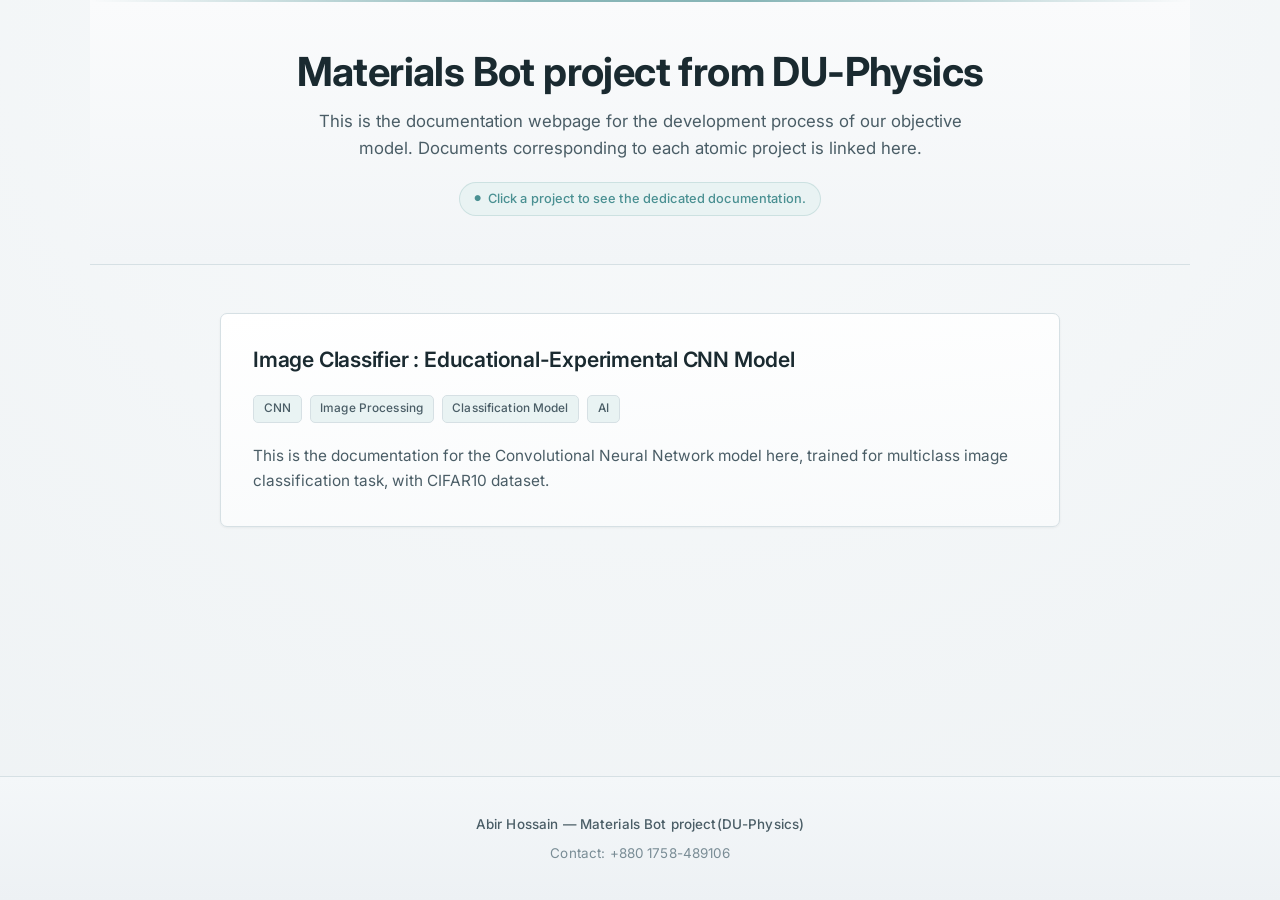
<file: docs/index.html>
<!DOCTYPE html>
<html lang="en">

<head>
  <meta charset="UTF-8">
  <meta name="viewport" content="width=device-width, initial-scale=1.0">
  <title>MatAI-DU</title>
  <link rel="stylesheet" href="style.css">
</head>

<body>

  <header>
    <h1 class="header-title">Materials Bot project from DU-Physics</h1>
    <p class="header-desc">This is the documentation webpage for the development process of our objective model.
      Documents corresponding to each atomic project is linked here.</p>
    <span class="header-hint">Click a project to see the dedicated documentation.</span>
  </header>

  <main>

    <div class="project-row">
      <a class="project-card" href="testmodel1/index.html">
        <div class="card-top">
          <span class="project-title">Image Classifier : Educational-Experimental CNN Model</span>
        </div>
        <div class="card-meta">
          <span class="tag">CNN</span>
          <span class="tag">Image Processing</span>
          <span class="tag">Classification Model</span>
          <span class="tag">AI</span>
        </div>
        <p class="card-desc">This is the documentation for the Convolutional Neural Network model here, trained for
          multiclass image classification task, with CIFAR10 dataset.</p>
      </a>
    </div>

  </main>

  <footer>
    <p>Abir Hossain — Materials Bot project(DU-Physics)</p>
    <p>Contact: +880 1758-489106</p>
  </footer>

</body>

</html>
</file>
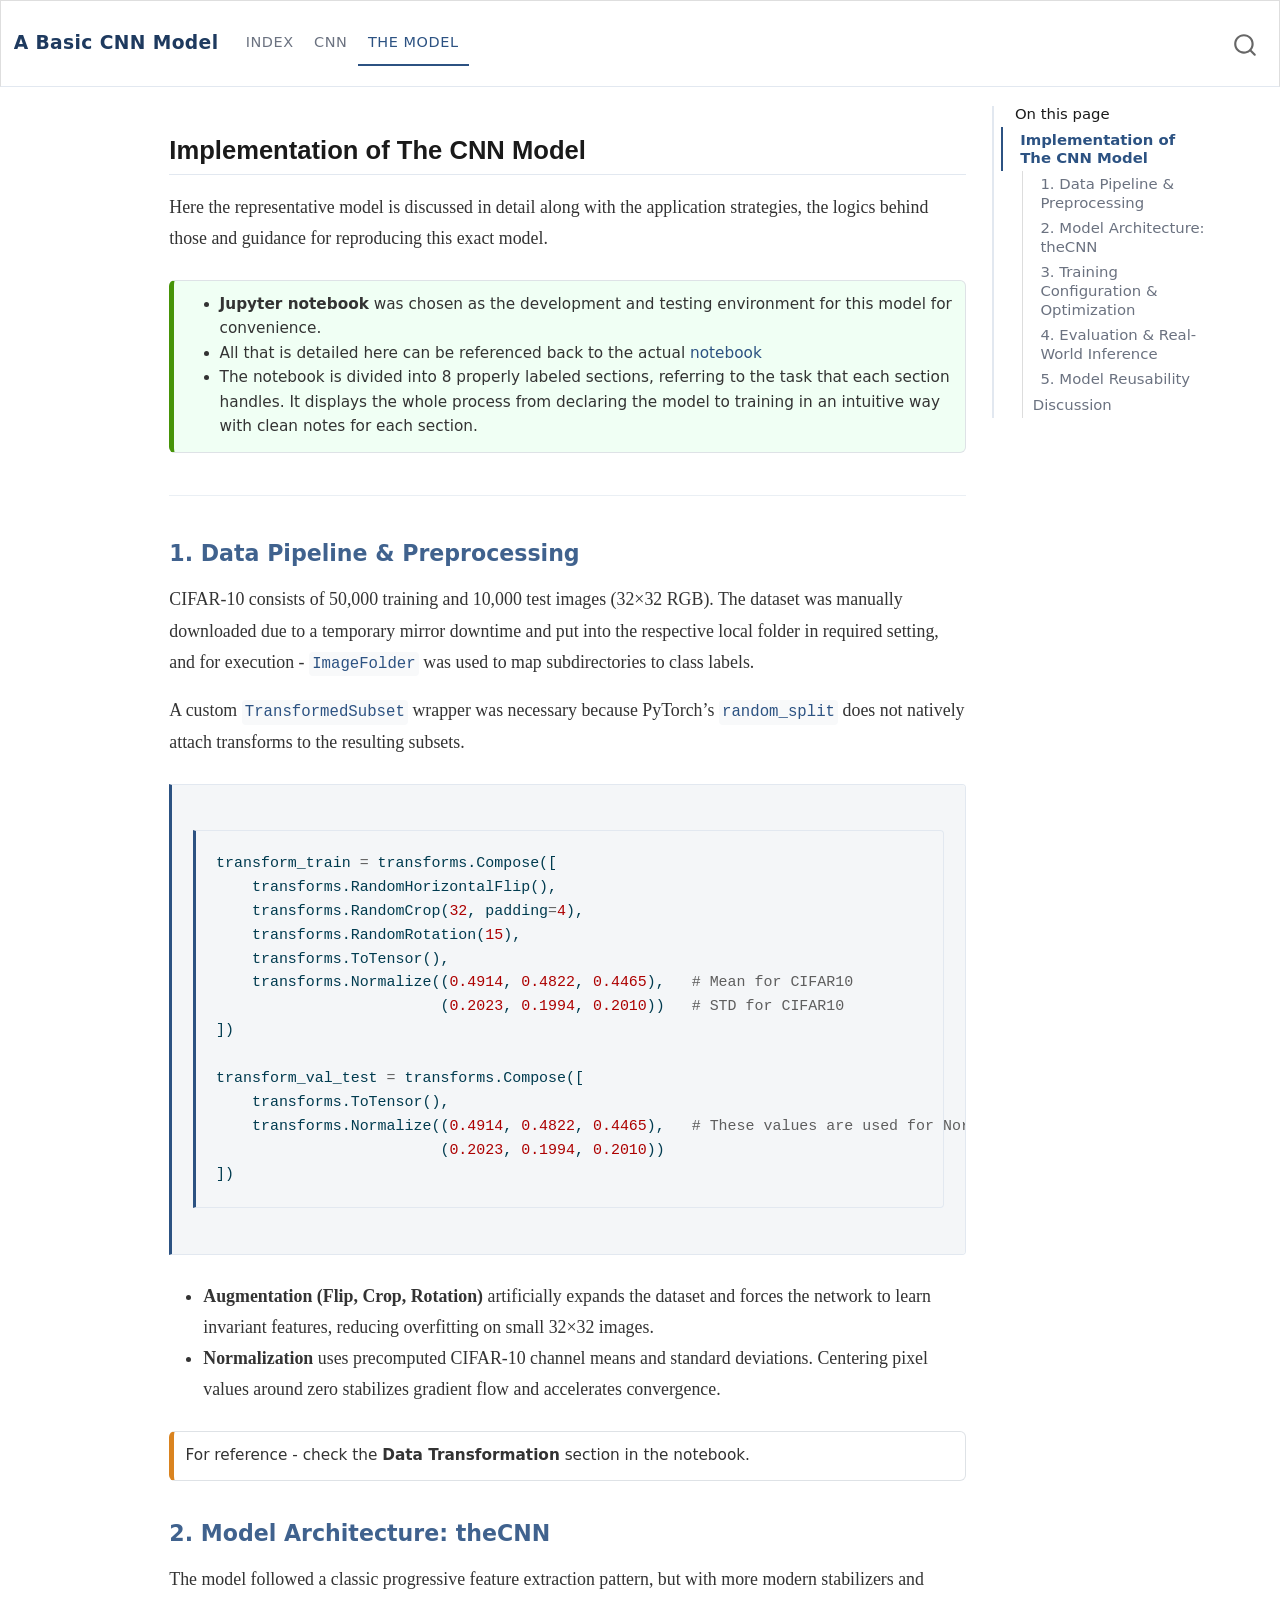
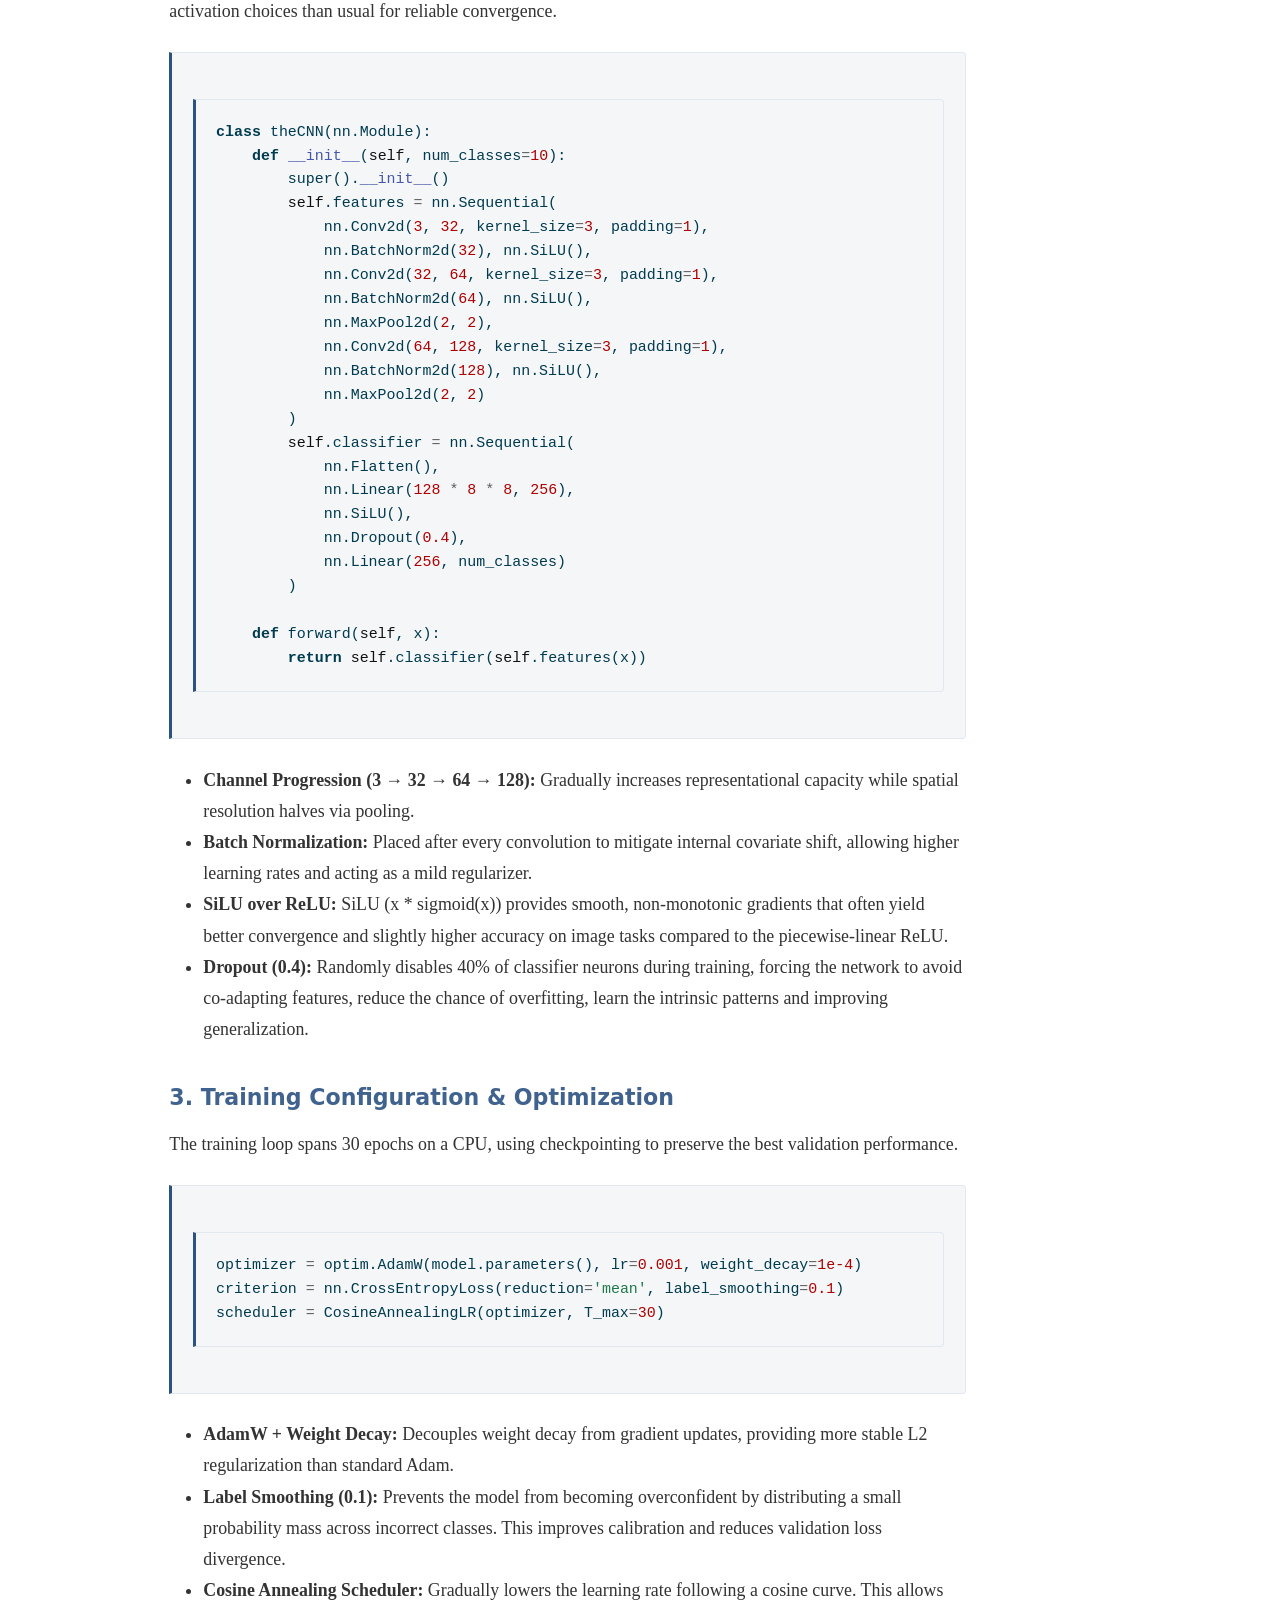
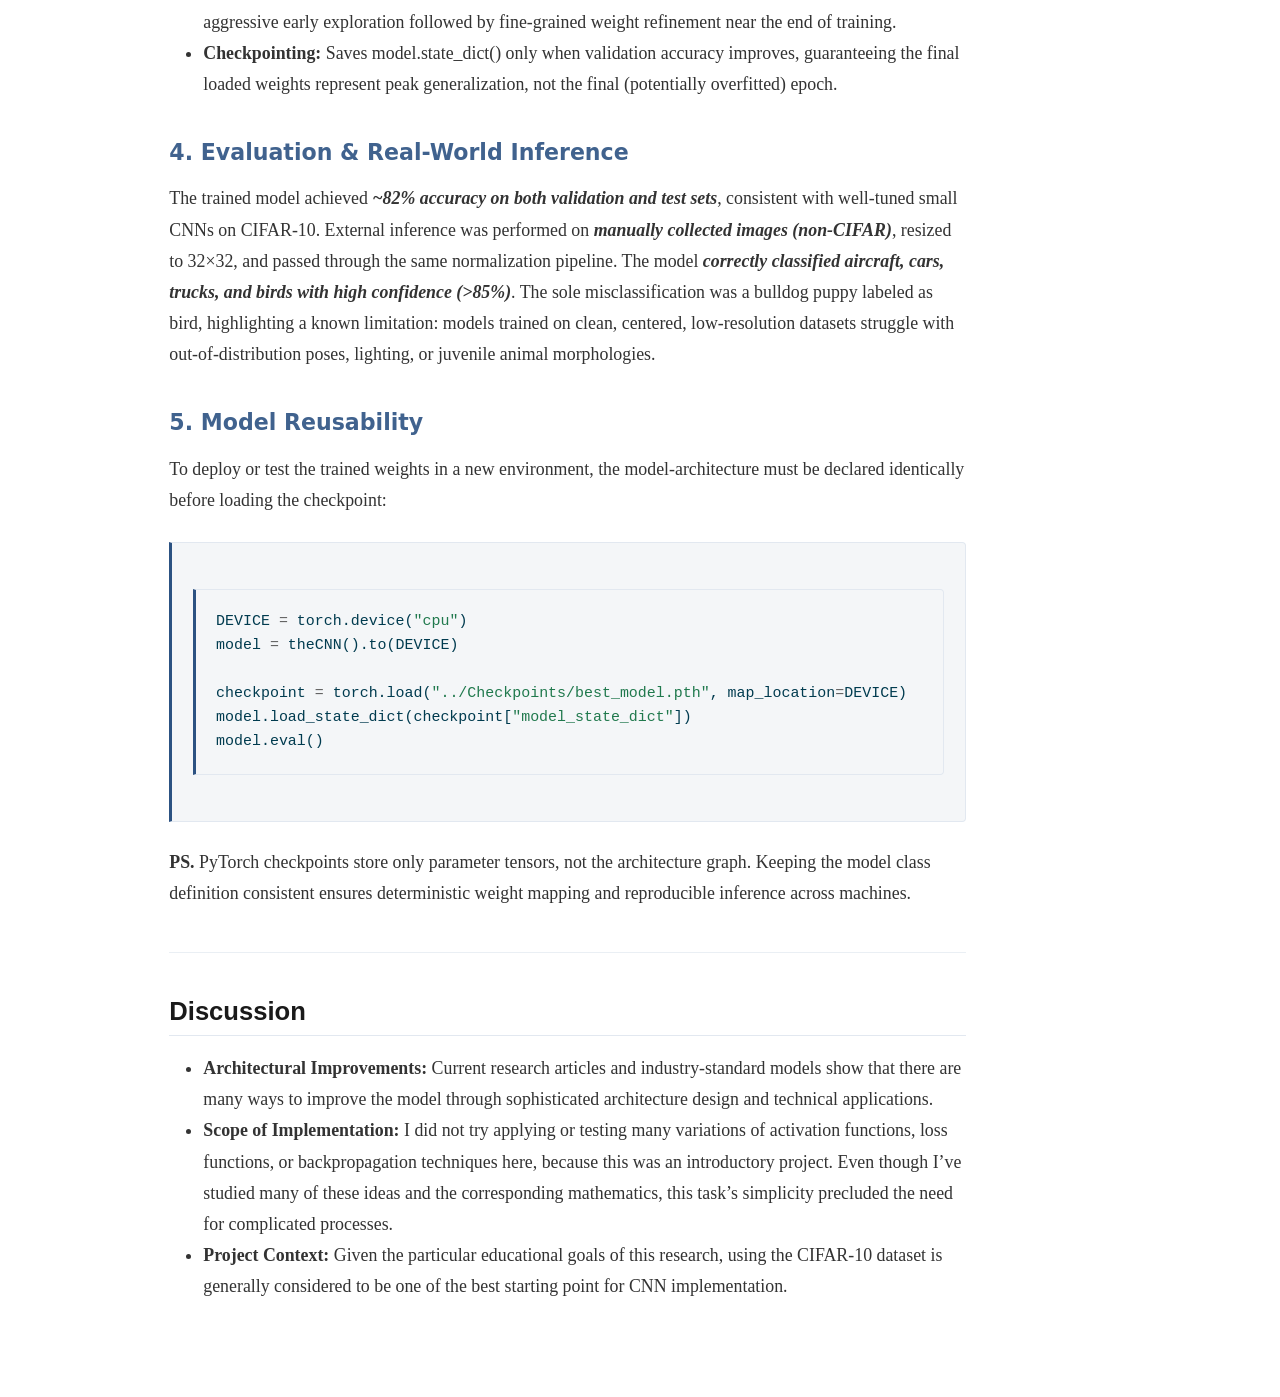
<file: docs/testmodel1/model.html>
<!DOCTYPE html>
<html xmlns="http://www.w3.org/1999/xhtml" lang="en" xml:lang="en"><head>

<meta charset="utf-8">
<meta name="generator" content="quarto-1.7.30">

<meta name="viewport" content="width=device-width, initial-scale=1.0, user-scalable=yes">


<title>model – A Basic CNN Model</title>
<style>
code{white-space: pre-wrap;}
span.smallcaps{font-variant: small-caps;}
div.columns{display: flex; gap: min(4vw, 1.5em);}
div.column{flex: auto; overflow-x: auto;}
div.hanging-indent{margin-left: 1.5em; text-indent: -1.5em;}
ul.task-list{list-style: none;}
ul.task-list li input[type="checkbox"] {
  width: 0.8em;
  margin: 0 0.8em 0.2em -1em; /* quarto-specific, see https://github.com/quarto-dev/quarto-cli/issues/4556 */ 
  vertical-align: middle;
}
/* CSS for syntax highlighting */
html { -webkit-text-size-adjust: 100%; }
pre > code.sourceCode { white-space: pre; position: relative; }
pre > code.sourceCode > span { display: inline-block; line-height: 1.25; }
pre > code.sourceCode > span:empty { height: 1.2em; }
.sourceCode { overflow: visible; }
code.sourceCode > span { color: inherit; text-decoration: inherit; }
div.sourceCode { margin: 1em 0; }
pre.sourceCode { margin: 0; }
@media screen {
div.sourceCode { overflow: auto; }
}
@media print {
pre > code.sourceCode { white-space: pre-wrap; }
pre > code.sourceCode > span { text-indent: -5em; padding-left: 5em; }
}
pre.numberSource code
  { counter-reset: source-line 0; }
pre.numberSource code > span
  { position: relative; left: -4em; counter-increment: source-line; }
pre.numberSource code > span > a:first-child::before
  { content: counter(source-line);
    position: relative; left: -1em; text-align: right; vertical-align: baseline;
    border: none; display: inline-block;
    -webkit-touch-callout: none; -webkit-user-select: none;
    -khtml-user-select: none; -moz-user-select: none;
    -ms-user-select: none; user-select: none;
    padding: 0 4px; width: 4em;
  }
pre.numberSource { margin-left: 3em;  padding-left: 4px; }
div.sourceCode
  {   }
@media screen {
pre > code.sourceCode > span > a:first-child::before { text-decoration: underline; }
}
</style>


<script src="site_libs/quarto-nav/quarto-nav.js"></script>
<script src="site_libs/quarto-nav/headroom.min.js"></script>
<script src="site_libs/clipboard/clipboard.min.js"></script>
<script src="site_libs/quarto-search/autocomplete.umd.js"></script>
<script src="site_libs/quarto-search/fuse.min.js"></script>
<script src="site_libs/quarto-search/quarto-search.js"></script>
<meta name="quarto:offset" content="./">
<script src="site_libs/quarto-html/quarto.js" type="module"></script>
<script src="site_libs/quarto-html/tabsets/tabsets.js" type="module"></script>
<script src="site_libs/quarto-html/popper.min.js"></script>
<script src="site_libs/quarto-html/tippy.umd.min.js"></script>
<script src="site_libs/quarto-html/anchor.min.js"></script>
<link href="site_libs/quarto-html/tippy.css" rel="stylesheet">
<link href="site_libs/quarto-html/quarto-syntax-highlighting-de070a7b0ab54f8780927367ac907214.css" rel="stylesheet" id="quarto-text-highlighting-styles">
<script src="site_libs/bootstrap/bootstrap.min.js"></script>
<link href="site_libs/bootstrap/bootstrap-icons.css" rel="stylesheet">
<link href="site_libs/bootstrap/bootstrap-17f71a145f06f3c4f08b0111a2bfb6c2.min.css" rel="stylesheet" append-hash="true" id="quarto-bootstrap" data-mode="light">
<script id="quarto-search-options" type="application/json">{
  "location": "navbar",
  "copy-button": false,
  "collapse-after": 3,
  "panel-placement": "end",
  "type": "overlay",
  "limit": 50,
  "keyboard-shortcut": [
    "f",
    "/",
    "s"
  ],
  "show-item-context": false,
  "language": {
    "search-no-results-text": "No results",
    "search-matching-documents-text": "matching documents",
    "search-copy-link-title": "Copy link to search",
    "search-hide-matches-text": "Hide additional matches",
    "search-more-match-text": "more match in this document",
    "search-more-matches-text": "more matches in this document",
    "search-clear-button-title": "Clear",
    "search-text-placeholder": "",
    "search-detached-cancel-button-title": "Cancel",
    "search-submit-button-title": "Submit",
    "search-label": "Search"
  }
}</script>


<link rel="stylesheet" href="styles.css">
</head>

<body class="nav-fixed quarto-light">

<div id="quarto-search-results"></div>
  <header id="quarto-header" class="headroom fixed-top">
    <nav class="navbar navbar-expand-lg " data-bs-theme="dark">
      <div class="navbar-container container-fluid">
      <div class="navbar-brand-container mx-auto">
    <a class="navbar-brand" href="./index.html">
    <span class="navbar-title">A Basic CNN Model</span>
    </a>
  </div>
            <div id="quarto-search" class="" title="Search"></div>
          <button class="navbar-toggler" type="button" data-bs-toggle="collapse" data-bs-target="#navbarCollapse" aria-controls="navbarCollapse" role="menu" aria-expanded="false" aria-label="Toggle navigation" onclick="if (window.quartoToggleHeadroom) { window.quartoToggleHeadroom(); }">
  <span class="navbar-toggler-icon"></span>
</button>
          <div class="collapse navbar-collapse" id="navbarCollapse">
            <ul class="navbar-nav navbar-nav-scroll me-auto">
  <li class="nav-item">
    <a class="nav-link" href="./index.html"> 
<span class="menu-text">Index</span></a>
  </li>  
  <li class="nav-item">
    <a class="nav-link" href="./cnn.html"> 
<span class="menu-text">CNN</span></a>
  </li>  
  <li class="nav-item">
    <a class="nav-link active" href="./model.html" aria-current="page"> 
<span class="menu-text">The Model</span></a>
  </li>  
</ul>
          </div> <!-- /navcollapse -->
            <div class="quarto-navbar-tools">
</div>
      </div> <!-- /container-fluid -->
    </nav>
</header>
<!-- content -->
<div id="quarto-content" class="quarto-container page-columns page-rows-contents page-layout-article page-navbar">
<!-- sidebar -->
<!-- margin-sidebar -->
    <div id="quarto-margin-sidebar" class="sidebar margin-sidebar">
        <nav id="TOC" role="doc-toc" class="toc-active">
    <h2 id="toc-title">On this page</h2>
   
  <ul>
  <li><a href="#implementation-of-the-cnn-model" id="toc-implementation-of-the-cnn-model" class="nav-link active" data-scroll-target="#implementation-of-the-cnn-model">Implementation of The CNN Model</a>
  <ul class="collapse">
  <li><a href="#data-pipeline-preprocessing" id="toc-data-pipeline-preprocessing" class="nav-link" data-scroll-target="#data-pipeline-preprocessing">1. Data Pipeline &amp; Preprocessing</a></li>
  <li><a href="#model-architecture-thecnn" id="toc-model-architecture-thecnn" class="nav-link" data-scroll-target="#model-architecture-thecnn">2. Model Architecture: theCNN</a></li>
  <li><a href="#training-configuration-optimization" id="toc-training-configuration-optimization" class="nav-link" data-scroll-target="#training-configuration-optimization">3. Training Configuration &amp; Optimization</a></li>
  <li><a href="#evaluation-real-world-inference" id="toc-evaluation-real-world-inference" class="nav-link" data-scroll-target="#evaluation-real-world-inference">4. Evaluation &amp; Real-World Inference</a></li>
  <li><a href="#model-reusability" id="toc-model-reusability" class="nav-link" data-scroll-target="#model-reusability">5. Model Reusability</a></li>
  </ul></li>
  <li><a href="#discussion" id="toc-discussion" class="nav-link" data-scroll-target="#discussion">Discussion</a></li>
  </ul>
</nav>
    </div>
<!-- main -->
<main class="content" id="quarto-document-content"><header id="title-block-header" class="quarto-title-block"></header>




<section id="implementation-of-the-cnn-model" class="level2">
<h2 class="anchored" data-anchor-id="implementation-of-the-cnn-model">Implementation of The CNN Model</h2>
<p>Here the representative model is discussed in detail along with the application strategies, the logics behind those and guidance for reproducing this exact model.</p>
<div class="callout callout-style-simple callout-tip no-icon">
<div class="callout-body d-flex">
<div class="callout-icon-container">
<i class="callout-icon no-icon"></i>
</div>
<div class="callout-body-container">
<ul>
<li><strong>Jupyter notebook</strong> was chosen as the development and testing environment for this model for convenience.</li>
<li>All that is detailed here can be referenced back to the actual <a href="https://github.com/AbirHossainDUPHY98/MatAI-DU/blob/main/TestModel-1/Notebooks/book1.ipynb">notebook</a></li>
<li>The notebook is divided into 8 properly labeled sections, referring to the task that each section handles. It displays the whole process from declaring the model to training in an intuitive way with clean notes for each section.</li>
</ul>
</div>
</div>
</div>
<hr>
<section id="data-pipeline-preprocessing" class="level3">
<h3 class="anchored" data-anchor-id="data-pipeline-preprocessing">1. Data Pipeline &amp; Preprocessing</h3>
<p>CIFAR-10 consists of 50,000 training and 10,000 test images (32×32 RGB). The dataset was manually downloaded due to a temporary mirror downtime and put into the respective local folder in required setting, and for execution - <code>ImageFolder</code> was used to map subdirectories to class labels.</p>
<p>A custom <code>TransformedSubset</code> wrapper was necessary because PyTorch’s <code>random_split</code> does not natively attach transforms to the resulting subsets.</p>
<div class="sourceCode" id="cb1"><pre class="sourceCode python code-with-copy"><code class="sourceCode python"><span id="cb1-1"><a href="#cb1-1" aria-hidden="true" tabindex="-1"></a>transform_train <span class="op">=</span> transforms.Compose([</span>
<span id="cb1-2"><a href="#cb1-2" aria-hidden="true" tabindex="-1"></a>    transforms.RandomHorizontalFlip(),</span>
<span id="cb1-3"><a href="#cb1-3" aria-hidden="true" tabindex="-1"></a>    transforms.RandomCrop(<span class="dv">32</span>, padding<span class="op">=</span><span class="dv">4</span>),</span>
<span id="cb1-4"><a href="#cb1-4" aria-hidden="true" tabindex="-1"></a>    transforms.RandomRotation(<span class="dv">15</span>),</span>
<span id="cb1-5"><a href="#cb1-5" aria-hidden="true" tabindex="-1"></a>    transforms.ToTensor(),</span>
<span id="cb1-6"><a href="#cb1-6" aria-hidden="true" tabindex="-1"></a>    transforms.Normalize((<span class="fl">0.4914</span>, <span class="fl">0.4822</span>, <span class="fl">0.4465</span>),   <span class="co"># Mean for CIFAR10 </span></span>
<span id="cb1-7"><a href="#cb1-7" aria-hidden="true" tabindex="-1"></a>                         (<span class="fl">0.2023</span>, <span class="fl">0.1994</span>, <span class="fl">0.2010</span>))   <span class="co"># STD for CIFAR10 </span></span>
<span id="cb1-8"><a href="#cb1-8" aria-hidden="true" tabindex="-1"></a>])</span>
<span id="cb1-9"><a href="#cb1-9" aria-hidden="true" tabindex="-1"></a></span>
<span id="cb1-10"><a href="#cb1-10" aria-hidden="true" tabindex="-1"></a>transform_val_test <span class="op">=</span> transforms.Compose([</span>
<span id="cb1-11"><a href="#cb1-11" aria-hidden="true" tabindex="-1"></a>    transforms.ToTensor(),</span>
<span id="cb1-12"><a href="#cb1-12" aria-hidden="true" tabindex="-1"></a>    transforms.Normalize((<span class="fl">0.4914</span>, <span class="fl">0.4822</span>, <span class="fl">0.4465</span>),   <span class="co"># These values are used for Normalization</span></span>
<span id="cb1-13"><a href="#cb1-13" aria-hidden="true" tabindex="-1"></a>                         (<span class="fl">0.2023</span>, <span class="fl">0.1994</span>, <span class="fl">0.2010</span>))</span>
<span id="cb1-14"><a href="#cb1-14" aria-hidden="true" tabindex="-1"></a>])</span></code><button title="Copy to Clipboard" class="code-copy-button"><i class="bi"></i></button></pre></div>
<ul>
<li><strong>Augmentation (Flip, Crop, Rotation)</strong> artificially expands the dataset and forces the network to learn invariant features, reducing overfitting on small 32×32 images.</li>
<li><strong>Normalization</strong> uses precomputed CIFAR-10 channel means and standard deviations. Centering pixel values around zero stabilizes gradient flow and accelerates convergence.</li>
</ul>
<div class="callout callout-style-simple callout-caution no-icon">
<div class="callout-body d-flex">
<div class="callout-icon-container">
<i class="callout-icon no-icon"></i>
</div>
<div class="callout-body-container">
<p>For reference - check the <strong>Data Transformation</strong> section in the notebook.</p>
</div>
</div>
</div>
</section>
<section id="model-architecture-thecnn" class="level3">
<h3 class="anchored" data-anchor-id="model-architecture-thecnn">2. Model Architecture: theCNN</h3>
<p>The model followed a classic progressive feature extraction pattern, but with more modern stabilizers and activation choices than usual for reliable convergence.</p>
<div class="sourceCode" id="cb2"><pre class="sourceCode python code-with-copy"><code class="sourceCode python"><span id="cb2-1"><a href="#cb2-1" aria-hidden="true" tabindex="-1"></a><span class="kw">class</span> theCNN(nn.Module):</span>
<span id="cb2-2"><a href="#cb2-2" aria-hidden="true" tabindex="-1"></a>    <span class="kw">def</span> <span class="fu">__init__</span>(<span class="va">self</span>, num_classes<span class="op">=</span><span class="dv">10</span>):</span>
<span id="cb2-3"><a href="#cb2-3" aria-hidden="true" tabindex="-1"></a>        <span class="bu">super</span>().<span class="fu">__init__</span>()</span>
<span id="cb2-4"><a href="#cb2-4" aria-hidden="true" tabindex="-1"></a>        <span class="va">self</span>.features <span class="op">=</span> nn.Sequential(</span>
<span id="cb2-5"><a href="#cb2-5" aria-hidden="true" tabindex="-1"></a>            nn.Conv2d(<span class="dv">3</span>, <span class="dv">32</span>, kernel_size<span class="op">=</span><span class="dv">3</span>, padding<span class="op">=</span><span class="dv">1</span>),</span>
<span id="cb2-6"><a href="#cb2-6" aria-hidden="true" tabindex="-1"></a>            nn.BatchNorm2d(<span class="dv">32</span>), nn.SiLU(),</span>
<span id="cb2-7"><a href="#cb2-7" aria-hidden="true" tabindex="-1"></a>            nn.Conv2d(<span class="dv">32</span>, <span class="dv">64</span>, kernel_size<span class="op">=</span><span class="dv">3</span>, padding<span class="op">=</span><span class="dv">1</span>),</span>
<span id="cb2-8"><a href="#cb2-8" aria-hidden="true" tabindex="-1"></a>            nn.BatchNorm2d(<span class="dv">64</span>), nn.SiLU(),</span>
<span id="cb2-9"><a href="#cb2-9" aria-hidden="true" tabindex="-1"></a>            nn.MaxPool2d(<span class="dv">2</span>, <span class="dv">2</span>),</span>
<span id="cb2-10"><a href="#cb2-10" aria-hidden="true" tabindex="-1"></a>            nn.Conv2d(<span class="dv">64</span>, <span class="dv">128</span>, kernel_size<span class="op">=</span><span class="dv">3</span>, padding<span class="op">=</span><span class="dv">1</span>),</span>
<span id="cb2-11"><a href="#cb2-11" aria-hidden="true" tabindex="-1"></a>            nn.BatchNorm2d(<span class="dv">128</span>), nn.SiLU(),</span>
<span id="cb2-12"><a href="#cb2-12" aria-hidden="true" tabindex="-1"></a>            nn.MaxPool2d(<span class="dv">2</span>, <span class="dv">2</span>)</span>
<span id="cb2-13"><a href="#cb2-13" aria-hidden="true" tabindex="-1"></a>        )</span>
<span id="cb2-14"><a href="#cb2-14" aria-hidden="true" tabindex="-1"></a>        <span class="va">self</span>.classifier <span class="op">=</span> nn.Sequential(</span>
<span id="cb2-15"><a href="#cb2-15" aria-hidden="true" tabindex="-1"></a>            nn.Flatten(),</span>
<span id="cb2-16"><a href="#cb2-16" aria-hidden="true" tabindex="-1"></a>            nn.Linear(<span class="dv">128</span> <span class="op">*</span> <span class="dv">8</span> <span class="op">*</span> <span class="dv">8</span>, <span class="dv">256</span>),</span>
<span id="cb2-17"><a href="#cb2-17" aria-hidden="true" tabindex="-1"></a>            nn.SiLU(),</span>
<span id="cb2-18"><a href="#cb2-18" aria-hidden="true" tabindex="-1"></a>            nn.Dropout(<span class="fl">0.4</span>),</span>
<span id="cb2-19"><a href="#cb2-19" aria-hidden="true" tabindex="-1"></a>            nn.Linear(<span class="dv">256</span>, num_classes)</span>
<span id="cb2-20"><a href="#cb2-20" aria-hidden="true" tabindex="-1"></a>        )</span>
<span id="cb2-21"><a href="#cb2-21" aria-hidden="true" tabindex="-1"></a></span>
<span id="cb2-22"><a href="#cb2-22" aria-hidden="true" tabindex="-1"></a>    <span class="kw">def</span> forward(<span class="va">self</span>, x):</span>
<span id="cb2-23"><a href="#cb2-23" aria-hidden="true" tabindex="-1"></a>        <span class="cf">return</span> <span class="va">self</span>.classifier(<span class="va">self</span>.features(x))</span></code><button title="Copy to Clipboard" class="code-copy-button"><i class="bi"></i></button></pre></div>
<ul>
<li><strong>Channel Progression (3 → 32 → 64 → 128):</strong> Gradually increases representational capacity while spatial resolution halves via pooling.</li>
<li><strong>Batch Normalization:</strong> Placed after every convolution to mitigate internal covariate shift, allowing higher learning rates and acting as a mild regularizer.</li>
<li><strong>SiLU over ReLU:</strong> SiLU (x * sigmoid(x)) provides smooth, non-monotonic gradients that often yield better convergence and slightly higher accuracy on image tasks compared to the piecewise-linear ReLU.</li>
<li><strong>Dropout (0.4):</strong> Randomly disables 40% of classifier neurons during training, forcing the network to avoid co-adapting features, reduce the chance of overfitting, learn the intrinsic patterns and improving generalization.</li>
</ul>
</section>
<section id="training-configuration-optimization" class="level3">
<h3 class="anchored" data-anchor-id="training-configuration-optimization">3. Training Configuration &amp; Optimization</h3>
<p>The training loop spans 30 epochs on a CPU, using checkpointing to preserve the best validation performance.</p>
<div class="sourceCode" id="cb3"><pre class="sourceCode python code-with-copy"><code class="sourceCode python"><span id="cb3-1"><a href="#cb3-1" aria-hidden="true" tabindex="-1"></a>optimizer <span class="op">=</span> optim.AdamW(model.parameters(), lr<span class="op">=</span><span class="fl">0.001</span>, weight_decay<span class="op">=</span><span class="fl">1e-4</span>)</span>
<span id="cb3-2"><a href="#cb3-2" aria-hidden="true" tabindex="-1"></a>criterion <span class="op">=</span> nn.CrossEntropyLoss(reduction<span class="op">=</span><span class="st">'mean'</span>, label_smoothing<span class="op">=</span><span class="fl">0.1</span>)</span>
<span id="cb3-3"><a href="#cb3-3" aria-hidden="true" tabindex="-1"></a>scheduler <span class="op">=</span> CosineAnnealingLR(optimizer, T_max<span class="op">=</span><span class="dv">30</span>)</span></code><button title="Copy to Clipboard" class="code-copy-button"><i class="bi"></i></button></pre></div>
<ul>
<li><strong>AdamW + Weight Decay:</strong> Decouples weight decay from gradient updates, providing more stable L2 regularization than standard Adam.</li>
<li><strong>Label Smoothing (0.1):</strong> Prevents the model from becoming overconfident by distributing a small probability mass across incorrect classes. This improves calibration and reduces validation loss divergence.</li>
<li><strong>Cosine Annealing Scheduler:</strong> Gradually lowers the learning rate following a cosine curve. This allows aggressive early exploration followed by fine-grained weight refinement near the end of training.</li>
<li><strong>Checkpointing:</strong> Saves model.state_dict() only when validation accuracy improves, guaranteeing the final loaded weights represent peak generalization, not the final (potentially overfitted) epoch.</li>
</ul>
</section>
<section id="evaluation-real-world-inference" class="level3">
<h3 class="anchored" data-anchor-id="evaluation-real-world-inference">4. Evaluation &amp; Real-World Inference</h3>
<p>The trained model achieved <strong><em>~82% accuracy on both validation and test sets</em></strong>, consistent with well-tuned small CNNs on CIFAR-10. External inference was performed on <strong><em>manually collected images (non-CIFAR)</em></strong>, resized to 32×32, and passed through the same normalization pipeline. The model <strong><em>correctly classified aircraft, cars, trucks, and birds with high confidence (&gt;85%)</em></strong>. The sole misclassification was a bulldog puppy labeled as bird, highlighting a known limitation: models trained on clean, centered, low-resolution datasets struggle with out-of-distribution poses, lighting, or juvenile animal morphologies.</p>
</section>
<section id="model-reusability" class="level3">
<h3 class="anchored" data-anchor-id="model-reusability">5. Model Reusability</h3>
<p>To deploy or test the trained weights in a new environment, the model-architecture must be declared identically before loading the checkpoint:</p>
<div class="sourceCode" id="cb4"><pre class="sourceCode python code-with-copy"><code class="sourceCode python"><span id="cb4-1"><a href="#cb4-1" aria-hidden="true" tabindex="-1"></a>DEVICE <span class="op">=</span> torch.device(<span class="st">"cpu"</span>)</span>
<span id="cb4-2"><a href="#cb4-2" aria-hidden="true" tabindex="-1"></a>model <span class="op">=</span> theCNN().to(DEVICE)</span>
<span id="cb4-3"><a href="#cb4-3" aria-hidden="true" tabindex="-1"></a></span>
<span id="cb4-4"><a href="#cb4-4" aria-hidden="true" tabindex="-1"></a>checkpoint <span class="op">=</span> torch.load(<span class="st">"../Checkpoints/best_model.pth"</span>, map_location<span class="op">=</span>DEVICE)</span>
<span id="cb4-5"><a href="#cb4-5" aria-hidden="true" tabindex="-1"></a>model.load_state_dict(checkpoint[<span class="st">"model_state_dict"</span>])</span>
<span id="cb4-6"><a href="#cb4-6" aria-hidden="true" tabindex="-1"></a>model.<span class="bu">eval</span>()  </span></code><button title="Copy to Clipboard" class="code-copy-button"><i class="bi"></i></button></pre></div>
<p><strong>PS.</strong> PyTorch checkpoints store only parameter tensors, not the architecture graph. Keeping the model class definition consistent ensures deterministic weight mapping and reproducible inference across machines.</p>
<hr>
</section>
</section>
<section id="discussion" class="level2">
<h2 class="anchored" data-anchor-id="discussion">Discussion</h2>
<ul>
<li><strong>Architectural Improvements:</strong> Current research articles and industry-standard models show that there are many ways to improve the model through sophisticated architecture design and technical applications.</li>
<li><strong>Scope of Implementation:</strong> I did not try applying or testing many variations of activation functions, loss functions, or backpropagation techniques here, because this was an introductory project. Even though I’ve studied many of these ideas and the corresponding mathematics, this task’s simplicity precluded the need for complicated processes.</li>
<li><strong>Project Context:</strong> Given the particular educational goals of this research, using the CIFAR-10 dataset is generally considered to be one of the best starting point for CNN implementation.</li>
</ul>


</section>

</main> <!-- /main -->
<script id="quarto-html-after-body" type="application/javascript">
  window.document.addEventListener("DOMContentLoaded", function (event) {
    const icon = "";
    const anchorJS = new window.AnchorJS();
    anchorJS.options = {
      placement: 'right',
      icon: icon
    };
    anchorJS.add('.anchored');
    const isCodeAnnotation = (el) => {
      for (const clz of el.classList) {
        if (clz.startsWith('code-annotation-')) {                     
          return true;
        }
      }
      return false;
    }
    const onCopySuccess = function(e) {
      // button target
      const button = e.trigger;
      // don't keep focus
      button.blur();
      // flash "checked"
      button.classList.add('code-copy-button-checked');
      var currentTitle = button.getAttribute("title");
      button.setAttribute("title", "Copied!");
      let tooltip;
      if (window.bootstrap) {
        button.setAttribute("data-bs-toggle", "tooltip");
        button.setAttribute("data-bs-placement", "left");
        button.setAttribute("data-bs-title", "Copied!");
        tooltip = new bootstrap.Tooltip(button, 
          { trigger: "manual", 
            customClass: "code-copy-button-tooltip",
            offset: [0, -8]});
        tooltip.show();    
      }
      setTimeout(function() {
        if (tooltip) {
          tooltip.hide();
          button.removeAttribute("data-bs-title");
          button.removeAttribute("data-bs-toggle");
          button.removeAttribute("data-bs-placement");
        }
        button.setAttribute("title", currentTitle);
        button.classList.remove('code-copy-button-checked');
      }, 1000);
      // clear code selection
      e.clearSelection();
    }
    const getTextToCopy = function(trigger) {
        const codeEl = trigger.previousElementSibling.cloneNode(true);
        for (const childEl of codeEl.children) {
          if (isCodeAnnotation(childEl)) {
            childEl.remove();
          }
        }
        return codeEl.innerText;
    }
    const clipboard = new window.ClipboardJS('.code-copy-button:not([data-in-quarto-modal])', {
      text: getTextToCopy
    });
    clipboard.on('success', onCopySuccess);
    if (window.document.getElementById('quarto-embedded-source-code-modal')) {
      const clipboardModal = new window.ClipboardJS('.code-copy-button[data-in-quarto-modal]', {
        text: getTextToCopy,
        container: window.document.getElementById('quarto-embedded-source-code-modal')
      });
      clipboardModal.on('success', onCopySuccess);
    }
      var localhostRegex = new RegExp(/^(?:http|https):\/\/localhost\:?[0-9]*\//);
      var mailtoRegex = new RegExp(/^mailto:/);
        var filterRegex = new RegExp('/' + window.location.host + '/');
      var isInternal = (href) => {
          return filterRegex.test(href) || localhostRegex.test(href) || mailtoRegex.test(href);
      }
      // Inspect non-navigation links and adorn them if external
     var links = window.document.querySelectorAll('a[href]:not(.nav-link):not(.navbar-brand):not(.toc-action):not(.sidebar-link):not(.sidebar-item-toggle):not(.pagination-link):not(.no-external):not([aria-hidden]):not(.dropdown-item):not(.quarto-navigation-tool):not(.about-link)');
      for (var i=0; i<links.length; i++) {
        const link = links[i];
        if (!isInternal(link.href)) {
          // undo the damage that might have been done by quarto-nav.js in the case of
          // links that we want to consider external
          if (link.dataset.originalHref !== undefined) {
            link.href = link.dataset.originalHref;
          }
        }
      }
    function tippyHover(el, contentFn, onTriggerFn, onUntriggerFn) {
      const config = {
        allowHTML: true,
        maxWidth: 500,
        delay: 100,
        arrow: false,
        appendTo: function(el) {
            return el.parentElement;
        },
        interactive: true,
        interactiveBorder: 10,
        theme: 'quarto',
        placement: 'bottom-start',
      };
      if (contentFn) {
        config.content = contentFn;
      }
      if (onTriggerFn) {
        config.onTrigger = onTriggerFn;
      }
      if (onUntriggerFn) {
        config.onUntrigger = onUntriggerFn;
      }
      window.tippy(el, config); 
    }
    const noterefs = window.document.querySelectorAll('a[role="doc-noteref"]');
    for (var i=0; i<noterefs.length; i++) {
      const ref = noterefs[i];
      tippyHover(ref, function() {
        // use id or data attribute instead here
        let href = ref.getAttribute('data-footnote-href') || ref.getAttribute('href');
        try { href = new URL(href).hash; } catch {}
        const id = href.replace(/^#\/?/, "");
        const note = window.document.getElementById(id);
        if (note) {
          return note.innerHTML;
        } else {
          return "";
        }
      });
    }
    const xrefs = window.document.querySelectorAll('a.quarto-xref');
    const processXRef = (id, note) => {
      // Strip column container classes
      const stripColumnClz = (el) => {
        el.classList.remove("page-full", "page-columns");
        if (el.children) {
          for (const child of el.children) {
            stripColumnClz(child);
          }
        }
      }
      stripColumnClz(note)
      if (id === null || id.startsWith('sec-')) {
        // Special case sections, only their first couple elements
        const container = document.createElement("div");
        if (note.children && note.children.length > 2) {
          container.appendChild(note.children[0].cloneNode(true));
          for (let i = 1; i < note.children.length; i++) {
            const child = note.children[i];
            if (child.tagName === "P" && child.innerText === "") {
              continue;
            } else {
              container.appendChild(child.cloneNode(true));
              break;
            }
          }
          if (window.Quarto?.typesetMath) {
            window.Quarto.typesetMath(container);
          }
          return container.innerHTML
        } else {
          if (window.Quarto?.typesetMath) {
            window.Quarto.typesetMath(note);
          }
          return note.innerHTML;
        }
      } else {
        // Remove any anchor links if they are present
        const anchorLink = note.querySelector('a.anchorjs-link');
        if (anchorLink) {
          anchorLink.remove();
        }
        if (window.Quarto?.typesetMath) {
          window.Quarto.typesetMath(note);
        }
        if (note.classList.contains("callout")) {
          return note.outerHTML;
        } else {
          return note.innerHTML;
        }
      }
    }
    for (var i=0; i<xrefs.length; i++) {
      const xref = xrefs[i];
      tippyHover(xref, undefined, function(instance) {
        instance.disable();
        let url = xref.getAttribute('href');
        let hash = undefined; 
        if (url.startsWith('#')) {
          hash = url;
        } else {
          try { hash = new URL(url).hash; } catch {}
        }
        if (hash) {
          const id = hash.replace(/^#\/?/, "");
          const note = window.document.getElementById(id);
          if (note !== null) {
            try {
              const html = processXRef(id, note.cloneNode(true));
              instance.setContent(html);
            } finally {
              instance.enable();
              instance.show();
            }
          } else {
            // See if we can fetch this
            fetch(url.split('#')[0])
            .then(res => res.text())
            .then(html => {
              const parser = new DOMParser();
              const htmlDoc = parser.parseFromString(html, "text/html");
              const note = htmlDoc.getElementById(id);
              if (note !== null) {
                const html = processXRef(id, note);
                instance.setContent(html);
              } 
            }).finally(() => {
              instance.enable();
              instance.show();
            });
          }
        } else {
          // See if we can fetch a full url (with no hash to target)
          // This is a special case and we should probably do some content thinning / targeting
          fetch(url)
          .then(res => res.text())
          .then(html => {
            const parser = new DOMParser();
            const htmlDoc = parser.parseFromString(html, "text/html");
            const note = htmlDoc.querySelector('main.content');
            if (note !== null) {
              // This should only happen for chapter cross references
              // (since there is no id in the URL)
              // remove the first header
              if (note.children.length > 0 && note.children[0].tagName === "HEADER") {
                note.children[0].remove();
              }
              const html = processXRef(null, note);
              instance.setContent(html);
            } 
          }).finally(() => {
            instance.enable();
            instance.show();
          });
        }
      }, function(instance) {
      });
    }
        let selectedAnnoteEl;
        const selectorForAnnotation = ( cell, annotation) => {
          let cellAttr = 'data-code-cell="' + cell + '"';
          let lineAttr = 'data-code-annotation="' +  annotation + '"';
          const selector = 'span[' + cellAttr + '][' + lineAttr + ']';
          return selector;
        }
        const selectCodeLines = (annoteEl) => {
          const doc = window.document;
          const targetCell = annoteEl.getAttribute("data-target-cell");
          const targetAnnotation = annoteEl.getAttribute("data-target-annotation");
          const annoteSpan = window.document.querySelector(selectorForAnnotation(targetCell, targetAnnotation));
          const lines = annoteSpan.getAttribute("data-code-lines").split(",");
          const lineIds = lines.map((line) => {
            return targetCell + "-" + line;
          })
          let top = null;
          let height = null;
          let parent = null;
          if (lineIds.length > 0) {
              //compute the position of the single el (top and bottom and make a div)
              const el = window.document.getElementById(lineIds[0]);
              top = el.offsetTop;
              height = el.offsetHeight;
              parent = el.parentElement.parentElement;
            if (lineIds.length > 1) {
              const lastEl = window.document.getElementById(lineIds[lineIds.length - 1]);
              const bottom = lastEl.offsetTop + lastEl.offsetHeight;
              height = bottom - top;
            }
            if (top !== null && height !== null && parent !== null) {
              // cook up a div (if necessary) and position it 
              let div = window.document.getElementById("code-annotation-line-highlight");
              if (div === null) {
                div = window.document.createElement("div");
                div.setAttribute("id", "code-annotation-line-highlight");
                div.style.position = 'absolute';
                parent.appendChild(div);
              }
              div.style.top = top - 2 + "px";
              div.style.height = height + 4 + "px";
              div.style.left = 0;
              let gutterDiv = window.document.getElementById("code-annotation-line-highlight-gutter");
              if (gutterDiv === null) {
                gutterDiv = window.document.createElement("div");
                gutterDiv.setAttribute("id", "code-annotation-line-highlight-gutter");
                gutterDiv.style.position = 'absolute';
                const codeCell = window.document.getElementById(targetCell);
                const gutter = codeCell.querySelector('.code-annotation-gutter');
                gutter.appendChild(gutterDiv);
              }
              gutterDiv.style.top = top - 2 + "px";
              gutterDiv.style.height = height + 4 + "px";
            }
            selectedAnnoteEl = annoteEl;
          }
        };
        const unselectCodeLines = () => {
          const elementsIds = ["code-annotation-line-highlight", "code-annotation-line-highlight-gutter"];
          elementsIds.forEach((elId) => {
            const div = window.document.getElementById(elId);
            if (div) {
              div.remove();
            }
          });
          selectedAnnoteEl = undefined;
        };
          // Handle positioning of the toggle
      window.addEventListener(
        "resize",
        throttle(() => {
          elRect = undefined;
          if (selectedAnnoteEl) {
            selectCodeLines(selectedAnnoteEl);
          }
        }, 10)
      );
      function throttle(fn, ms) {
      let throttle = false;
      let timer;
        return (...args) => {
          if(!throttle) { // first call gets through
              fn.apply(this, args);
              throttle = true;
          } else { // all the others get throttled
              if(timer) clearTimeout(timer); // cancel #2
              timer = setTimeout(() => {
                fn.apply(this, args);
                timer = throttle = false;
              }, ms);
          }
        };
      }
        // Attach click handler to the DT
        const annoteDls = window.document.querySelectorAll('dt[data-target-cell]');
        for (const annoteDlNode of annoteDls) {
          annoteDlNode.addEventListener('click', (event) => {
            const clickedEl = event.target;
            if (clickedEl !== selectedAnnoteEl) {
              unselectCodeLines();
              const activeEl = window.document.querySelector('dt[data-target-cell].code-annotation-active');
              if (activeEl) {
                activeEl.classList.remove('code-annotation-active');
              }
              selectCodeLines(clickedEl);
              clickedEl.classList.add('code-annotation-active');
            } else {
              // Unselect the line
              unselectCodeLines();
              clickedEl.classList.remove('code-annotation-active');
            }
          });
        }
    const findCites = (el) => {
      const parentEl = el.parentElement;
      if (parentEl) {
        const cites = parentEl.dataset.cites;
        if (cites) {
          return {
            el,
            cites: cites.split(' ')
          };
        } else {
          return findCites(el.parentElement)
        }
      } else {
        return undefined;
      }
    };
    var bibliorefs = window.document.querySelectorAll('a[role="doc-biblioref"]');
    for (var i=0; i<bibliorefs.length; i++) {
      const ref = bibliorefs[i];
      const citeInfo = findCites(ref);
      if (citeInfo) {
        tippyHover(citeInfo.el, function() {
          var popup = window.document.createElement('div');
          citeInfo.cites.forEach(function(cite) {
            var citeDiv = window.document.createElement('div');
            citeDiv.classList.add('hanging-indent');
            citeDiv.classList.add('csl-entry');
            var biblioDiv = window.document.getElementById('ref-' + cite);
            if (biblioDiv) {
              citeDiv.innerHTML = biblioDiv.innerHTML;
            }
            popup.appendChild(citeDiv);
          });
          return popup.innerHTML;
        });
      }
    }
  });
  </script>
</div> <!-- /content -->




</body></html>
</file>
<file: docs/style.css>
/* =========================================
   MatAI-DU Landing Page — Ambient Professional
   ========================================= */

@import url('https://fonts.googleapis.com/css2?family=Inter:wght@400;500;600;700&display=swap');

:root {
  /* Ambient Blue-Green Palette */
  --bg-page: #F3F6F8;
  --bg-surface: #FAFBFC;
  --bg-card: #FFFFFF;
  --bg-gradient: radial-gradient(100% 120% at 50% 0%, #F8FAFB 0%, #EEF2F4 100%);

  --text-primary: #1A2A30;
  --text-secondary: #4A5D66;
  --text-muted: #7A8D96;

  --accent: #4A9092;
  /* Muted Teal */
  --accent-hover: #367072;
  --accent-light: #E9F3F3;
  /* Soft Seafoam */
  --accent-border: rgba(74, 144, 146, 0.18);

  --border: #D6E0E4;
  --border-soft: #E9EEF1;

  /* Shadows & Depth */
  --shadow-sm: 0 1px 3px rgba(26, 42, 48, 0.04), 0 1px 2px rgba(26, 42, 48, 0.02);
  --shadow-md: 0 6px 18px rgba(26, 42, 48, 0.06), 0 3px 8px rgba(26, 42, 48, 0.03);
  --shadow-hover: 0 10px 26px rgba(26, 42, 48, 0.08), 0 4px 12px rgba(26, 42, 48, 0.04);

  /* Layout & Typography */
  --font-sans: 'Inter', system-ui, -apple-system, BlinkMacSystemFont, 'Segoe UI', Roboto, sans-serif;
  --radius-md: 5px;
  /* Reduced roundedness */
  --radius-lg: 7px;
  /* Reduced roundedness */
  --space-xs: 0.5rem;
  --space-sm: 0.75rem;
  --space-md: 1.25rem;
  --space-lg: 2rem;
  --space-xl: 3rem;

  --transition: 0.25s cubic-bezier(0.4, 0, 0.2, 1);
}

*,
*::before,
*::after {
  box-sizing: border-box;
  margin: 0;
  padding: 0;
}

html {
  scroll-behavior: smooth;
}

body {
  font-family: var(--font-sans);
  color: var(--text-secondary);
  background: var(--bg-page);
  background-image: var(--bg-gradient);
  line-height: 1.65;
  min-height: 100vh;
  display: flex;
  flex-direction: column;
  -webkit-font-smoothing: antialiased;
  -moz-osx-font-smoothing: grayscale;
}

/* =========================================
   HEADER
   ========================================= */
header {
  background: linear-gradient(180deg, var(--bg-surface) 0%, #F2F5F7 100%);
  border-bottom: 1px solid var(--border);
  padding: var(--space-xl) var(--space-md);
  text-align: center;
  max-width: 1100px;
  margin: 0 auto;
  width: 100%;
  position: relative;
}

/* Ambient top accent line */
header::before {
  content: "";
  position: absolute;
  top: 0;
  left: 0;
  right: 0;
  height: 2px;
  background: linear-gradient(90deg, transparent 0%, var(--accent) 40%, var(--accent) 60%, transparent 100%);
  opacity: 0.65;
}

.header-title {
  font-size: clamp(1.8rem, 4vw, 2.5rem);
  font-weight: 700;
  color: var(--text-primary);
  letter-spacing: -0.015em;
  line-height: 1.2;
  margin-bottom: var(--space-sm);
}

.header-desc {
  font-size: 1.05rem;
  color: var(--text-secondary);
  max-width: 660px;
  margin: 0 auto var(--space-md);
  line-height: 1.6;
}

.header-hint {
  display: inline-flex;
  align-items: center;
  gap: 0.4rem;
  font-size: 0.8rem;
  font-weight: 500;
  color: var(--accent);
  background: var(--accent-light);
  border: 1px solid var(--accent-border);
  padding: 0.35rem 0.9rem;
  border-radius: 20px;
  letter-spacing: 0.01em;
  transition: var(--transition);
}

.header-hint::before {
  content: "●";
  font-size: 0.5rem;
  color: var(--accent);
}

.header-hint:hover {
  background: var(--bg-surface);
  border-color: var(--accent);
  transform: translateY(-1px);
}

/* =========================================
   MAIN & PROJECT CARD
   ========================================= */
main {
  flex: 1;
  padding: var(--space-xl) var(--space-md);
  max-width: 1100px;
  margin: 0 auto;
  width: 100%;
  display: flex;
  justify-content: center;
  align-items: flex-start;
}

.project-row {
  width: 100%;
  max-width: 840px;
}

.project-card {
  display: block;
  background: linear-gradient(175deg, var(--bg-card) 0%, #F8FAFB 100%);
  border: 1px solid var(--border);
  border-radius: var(--radius-lg);
  padding: var(--space-lg);
  text-decoration: none;
  color: inherit;
  box-shadow: var(--shadow-sm);
  position: relative;
  overflow: hidden;
  transition: var(--transition);
}

/* Left accent indicator */
.project-card::before {
  content: "";
  position: absolute;
  top: 0;
  left: 0;
  width: 3px;
  height: 100%;
  background: var(--accent);
  transform: scaleY(0);
  transform-origin: top;
  transition: transform 0.3s cubic-bezier(0.4, 0, 0.2, 1);
}

.project-card:hover,
.project-card:focus-visible {
  border-color: var(--accent-hover);
  box-shadow: var(--shadow-hover);
  transform: translateY(-3px);
}

.project-card:hover::before,
.project-card:focus-visible::before {
  transform: scaleY(1);
}

/* Arrow cue on hover */
.project-card::after {
  content: "↗";
  position: absolute;
  bottom: var(--space-lg);
  right: var(--space-lg);
  font-size: 1.15rem;
  color: var(--accent);
  opacity: 0;
  transform: translateX(-6px);
  transition: var(--transition);
}

.project-card:hover::after,
.project-card:focus-visible::after {
  opacity: 0.75;
  transform: translateX(0);
}

.card-top {
  margin-bottom: var(--space-md);
}

.project-title {
  font-size: 1.32rem;
  font-weight: 600;
  color: var(--text-primary);
  line-height: 1.35;
  letter-spacing: -0.01em;
}

.card-meta {
  display: flex;
  flex-wrap: wrap;
  gap: var(--space-xs);
  margin-bottom: var(--space-md);
}

/* TAGS: Fixed hover behavior (no link mimicry) */
.tag {
  font-size: 0.74rem;
  font-weight: 500;
  background: var(--accent-light);
  color: var(--text-secondary);
  border: 1px solid var(--border);
  padding: 0.22rem 0.6rem;
  border-radius: var(--radius-md);
  letter-spacing: 0.01em;
  transition: var(--transition);
  cursor: default;
  /* Explicitly non-interactive */
  user-select: none;
}

.tag:hover {
  background: var(--bg-page);
  border-color: var(--border-soft);
  color: var(--text-primary);
  /* Removed transform & dramatic color shifts */
}

.card-desc {
  font-size: 0.96rem;
  color: var(--text-secondary);
  line-height: 1.65;
  margin: 0;
}

/* =========================================
   FOOTER
   ========================================= */
footer {
  background: linear-gradient(180deg, #F4F7F9 0%, #EDF1F4 100%);
  border-top: 1px solid var(--border);
  padding: var(--space-lg) var(--space-md);
  text-align: center;
  margin-top: auto;
}

footer p {
  font-size: 0.84rem;
  color: var(--text-muted);
  margin: 0.25rem 0;
  letter-spacing: 0.01em;
}

footer p:first-child {
  font-weight: 500;
  color: var(--text-secondary);
  margin-bottom: 0.4rem;
}

footer a {
  color: var(--accent);
  text-decoration: none;
  border-bottom: 1px dashed var(--accent-border);
  transition: var(--transition);
}

footer a:hover {
  color: var(--accent-hover);
  border-bottom-color: var(--accent-hover);
}

/* =========================================
   RESPONSIVE & ACCESSIBILITY
   ========================================= */
@media (max-width: 720px) {

  header,
  main,
  footer {
    padding: var(--space-lg) var(--space-sm);
  }

  .project-card {
    padding: var(--space-md);
  }

  .project-title {
    font-size: 1.18rem;
  }

  .header-desc {
    font-size: 0.98rem;
  }

  .header-hint {
    font-size: 0.75rem;
  }

  .project-card::after {
    display: none;
  }
}

@media (prefers-reduced-motion: reduce) {

  *,
  *::before,
  *::after {
    transition-duration: 0.01ms !important;
    transform: none !important;
  }
}

:focus-visible {
  outline: 2px solid var(--accent);
  outline-offset: 3px;
  border-radius: var(--radius-md);
}
</file>
<file: docs/testmodel1/site_libs/quarto-html/tippy.css>
.tippy-box[data-animation=fade][data-state=hidden]{opacity:0}[data-tippy-root]{max-width:calc(100vw - 10px)}.tippy-box{position:relative;background-color:#333;color:#fff;border-radius:4px;font-size:14px;line-height:1.4;white-space:normal;outline:0;transition-property:transform,visibility,opacity}.tippy-box[data-placement^=top]>.tippy-arrow{bottom:0}.tippy-box[data-placement^=top]>.tippy-arrow:before{bottom:-7px;left:0;border-width:8px 8px 0;border-top-color:initial;transform-origin:center top}.tippy-box[data-placement^=bottom]>.tippy-arrow{top:0}.tippy-box[data-placement^=bottom]>.tippy-arrow:before{top:-7px;left:0;border-width:0 8px 8px;border-bottom-color:initial;transform-origin:center bottom}.tippy-box[data-placement^=left]>.tippy-arrow{right:0}.tippy-box[data-placement^=left]>.tippy-arrow:before{border-width:8px 0 8px 8px;border-left-color:initial;right:-7px;transform-origin:center left}.tippy-box[data-placement^=right]>.tippy-arrow{left:0}.tippy-box[data-placement^=right]>.tippy-arrow:before{left:-7px;border-width:8px 8px 8px 0;border-right-color:initial;transform-origin:center right}.tippy-box[data-inertia][data-state=visible]{transition-timing-function:cubic-bezier(.54,1.5,.38,1.11)}.tippy-arrow{width:16px;height:16px;color:#333}.tippy-arrow:before{content:"";position:absolute;border-color:transparent;border-style:solid}.tippy-content{position:relative;padding:5px 9px;z-index:1}
</file>
<file: docs/testmodel1/site_libs/quarto-html/quarto-syntax-highlighting-de070a7b0ab54f8780927367ac907214.css>
/* quarto syntax highlight colors */
:root {
  --quarto-hl-ot-color: #003B4F;
  --quarto-hl-at-color: #657422;
  --quarto-hl-ss-color: #20794D;
  --quarto-hl-an-color: #5E5E5E;
  --quarto-hl-fu-color: #4758AB;
  --quarto-hl-st-color: #20794D;
  --quarto-hl-cf-color: #003B4F;
  --quarto-hl-op-color: #5E5E5E;
  --quarto-hl-er-color: #AD0000;
  --quarto-hl-bn-color: #AD0000;
  --quarto-hl-al-color: #AD0000;
  --quarto-hl-va-color: #111111;
  --quarto-hl-bu-color: inherit;
  --quarto-hl-ex-color: inherit;
  --quarto-hl-pp-color: #AD0000;
  --quarto-hl-in-color: #5E5E5E;
  --quarto-hl-vs-color: #20794D;
  --quarto-hl-wa-color: #5E5E5E;
  --quarto-hl-do-color: #5E5E5E;
  --quarto-hl-im-color: #00769E;
  --quarto-hl-ch-color: #20794D;
  --quarto-hl-dt-color: #AD0000;
  --quarto-hl-fl-color: #AD0000;
  --quarto-hl-co-color: #5E5E5E;
  --quarto-hl-cv-color: #5E5E5E;
  --quarto-hl-cn-color: #8f5902;
  --quarto-hl-sc-color: #5E5E5E;
  --quarto-hl-dv-color: #AD0000;
  --quarto-hl-kw-color: #003B4F;
}

/* other quarto variables */
:root {
  --quarto-font-monospace: SFMono-Regular, Menlo, Monaco, Consolas, "Liberation Mono", "Courier New", monospace;
}

/* syntax highlight based on Pandoc's rules */
pre > code.sourceCode > span {
  color: #003B4F;
}

code.sourceCode > span {
  color: #003B4F;
}

div.sourceCode,
div.sourceCode pre.sourceCode {
  color: #003B4F;
}

/* Normal */
code span {
  color: #003B4F;
}

/* Alert */
code span.al {
  color: #AD0000;
  font-style: inherit;
}

/* Annotation */
code span.an {
  color: #5E5E5E;
  font-style: inherit;
}

/* Attribute */
code span.at {
  color: #657422;
  font-style: inherit;
}

/* BaseN */
code span.bn {
  color: #AD0000;
  font-style: inherit;
}

/* BuiltIn */
code span.bu {
  font-style: inherit;
}

/* ControlFlow */
code span.cf {
  color: #003B4F;
  font-weight: bold;
  font-style: inherit;
}

/* Char */
code span.ch {
  color: #20794D;
  font-style: inherit;
}

/* Constant */
code span.cn {
  color: #8f5902;
  font-style: inherit;
}

/* Comment */
code span.co {
  color: #5E5E5E;
  font-style: inherit;
}

/* CommentVar */
code span.cv {
  color: #5E5E5E;
  font-style: italic;
}

/* Documentation */
code span.do {
  color: #5E5E5E;
  font-style: italic;
}

/* DataType */
code span.dt {
  color: #AD0000;
  font-style: inherit;
}

/* DecVal */
code span.dv {
  color: #AD0000;
  font-style: inherit;
}

/* Error */
code span.er {
  color: #AD0000;
  font-style: inherit;
}

/* Extension */
code span.ex {
  font-style: inherit;
}

/* Float */
code span.fl {
  color: #AD0000;
  font-style: inherit;
}

/* Function */
code span.fu {
  color: #4758AB;
  font-style: inherit;
}

/* Import */
code span.im {
  color: #00769E;
  font-style: inherit;
}

/* Information */
code span.in {
  color: #5E5E5E;
  font-style: inherit;
}

/* Keyword */
code span.kw {
  color: #003B4F;
  font-weight: bold;
  font-style: inherit;
}

/* Operator */
code span.op {
  color: #5E5E5E;
  font-style: inherit;
}

/* Other */
code span.ot {
  color: #003B4F;
  font-style: inherit;
}

/* Preprocessor */
code span.pp {
  color: #AD0000;
  font-style: inherit;
}

/* SpecialChar */
code span.sc {
  color: #5E5E5E;
  font-style: inherit;
}

/* SpecialString */
code span.ss {
  color: #20794D;
  font-style: inherit;
}

/* String */
code span.st {
  color: #20794D;
  font-style: inherit;
}

/* Variable */
code span.va {
  color: #111111;
  font-style: inherit;
}

/* VerbatimString */
code span.vs {
  color: #20794D;
  font-style: inherit;
}

/* Warning */
code span.wa {
  color: #5E5E5E;
  font-style: italic;
}

.prevent-inlining {
  content: "</";
}

/*# sourceMappingURL=87b39de9f4d1ff88c62557026aa071dc.css.map */
</file>
<file: docs/testmodel1/styles.css>
:root {
  --color-primary: #1E3A5F;
  --color-accent: #2C5282;
  --color-accent-light: #EBF4FA;
  --color-text: #2D3748;
  --color-text-muted: #6B7280;
  --color-border: #E2E8F0;
  --color-bg: #FFFFFF;
  --color-bg-soft: #F8FAFC;
  --color-code-bg: #F4F6F8;
  --font-heading: "Inter", "Source Sans Pro", system-ui, -apple-system, sans-serif;
  --font-body: "Merriweather", "Georgia", "Noto Serif", serif;
  --font-mono: "JetBrains Mono", "Fira Code", "Source Code Pro", monospace;
  --spacing-base: 1.25rem;
  --radius-sm: 4px;
  --radius-md: 6px;
}

body {
  color: var(--color-text);
  font-family: var(--font-body);
  line-height: 1.75;
  font-size: 1.05rem;
  background-color: var(--color-bg);
  -webkit-font-smoothing: antialiased;
  -moz-osx-font-smoothing: grayscale;
}

h1,
h2,
.navbar-brand {
  text-transform: none !important;
}

body.index-page .quarto-title-block {
  background-color: #fff;
  border-left: 7.5px solid #EB6864;
  border-bottom: 1px solid #f0dedd;
  padding: 2.6rem 2.2rem 2rem;
  margin-bottom: 2.5rem;
  border-radius: 0 8px 8px 0;
  position: relative;
}

body.index-page .quarto-title-block .title {
  font-family: "News Cycle", "Arial Narrow Bold", sans-serif;
  color: #1a1a1a;
  font-size: 2.1rem;
  font-weight: 700;
  line-height: 1.2;
  margin-bottom: 0.45rem;
}

body.index-page .quarto-title-block .subtitle {
  color: #EB6864;
  font-size: 1.05rem;
  font-style: italic;
  font-weight: 400;
  margin-top: 0;
  margin-bottom: 1.2rem;
  opacity: 1;
}

body.index-page .quarto-title-block .author,
body.index-page .quarto-title-block .date {
  color: #777;
  font-size: 0.88rem;
  margin-top: 0.25rem;
}

body.index-page .quarto-title-block:empty {
  display: none;
}

body.index-page .quarto-title-block .keywords span,
body.index-page .quarto-title-block .quarto-categories .quarto-category {
  display: inline-block;
  font-size: 0.75rem;
  background: #fdf0ef;
  color: #c0423e;
  border: 1px solid #f5c6c5;
  border-radius: 3px;
  padding: 2px 9px;
  margin: 0.4rem 0.25rem 0 0;
  letter-spacing: 0.02em;
}

.navbar {
  border-bottom: 2px solid #EB6864 !important;
}

.navbar-brand {
  font-weight: 700;
  letter-spacing: 0.01em;
  color: #1a1a1a !important;
}

.navbar .nav-link {
  font-size: 0.82rem;
  font-weight: 600;
  text-transform: uppercase;
  letter-spacing: 0.06em;
  color: #444 !important;
  transition: color 0.15s;
}

.navbar .nav-link:hover,
.navbar .nav-link.active {
  color: #EB6864 !important;
}

.quarto-title h1.title {
  font-family: "News Cycle", "Arial Narrow Bold", sans-serif;
  font-size: 1.9rem;
  font-weight: 700;
  color: #1a1a1a;
  border-bottom: 3px solid #E2E8F0;
  padding-bottom: 0.5rem;
  margin-bottom: 1.5rem;
}

h1,
h2,
h3,
h4,
h5,
h6 {
  font-family: "News Cycle", "Arial Narrow Bold", sans-serif;
  color: #1a1a1a;
}

h2 {
  border-bottom: 1px solid #f0dedd;
  padding-bottom: 0.3rem;
  margin-top: 2.2rem;
}

h3 {
  color: #c0423e;
}

#TOC,
.sidebar nav[role="doc-toc"] {
  border-left: 3px solid #f0dedd;
  padding-left: 1rem;
  font-size: 0.83rem;
}

#TOC .active,
.sidebar nav[role="doc-toc"] a.active {
  color: #EB6864 !important;
  font-weight: 600;
  border-left: 2px solid #EB6864;
  margin-left: -1.05rem;
  padding-left: 0.85rem;
}

#TOC a,
.sidebar nav[role="doc-toc"] a {
  color: #555;
  text-decoration: none;
  transition: color 0.15s;
}

#TOC a:hover,
.sidebar nav[role="doc-toc"] a:hover {
  color: #EB6864;
}

body {
  color: #333;
  line-height: 1.75;
}

a {
  color: #EB6864;
  text-decoration: none;
}

a:hover {
  color: #c0423e;
  text-decoration: underline;
}

.table thead th {
  background-color: #fdf0ef;
  color: #1a1a1a;
  border-bottom: 2px solid #EB6864;
  font-size: 0.85rem;
  font-weight: 700;
  text-transform: uppercase;
  letter-spacing: 0.04em;
}

.table-striped tbody tr:nth-of-type(odd) {
  background-color: #fffaf9;
}

.table td,
.table th {
  border-color: #f0dedd;
  vertical-align: middle;
  font-size: 0.9rem;
}

.callout {
  border-radius: 4px;
  border-left-width: 4px;
  font-size: 0.92rem;
}

.callout-note {
  border-left-color: #EB6864;
  background-color: #fffaf9;
}

.callout-important {
  border-left-color: #c0423e;
  background-color: #fdf0ef;
}

.callout-tip {
  border-left-color: #22B24C;
  background-color: #f4fbf6;
}

.callout-warning {
  border-left-color: #F5E625;
  background-color: #fffef0;
}

pre.sourceCode,
div.sourceCode {
  background-color: #fafafa;
  border: 1px solid #f0dedd;
  border-left: 3px solid #EB6864;
  border-radius: 0 4px 4px 0;
  font-size: 0.84rem;
}

code {
  color: #c0423e;
  background-color: #fdf0ef;
  padding: 1px 5px;
  border-radius: 3px;
  font-size: 0.87em;
}

pre code {
  color: inherit;
  background: none;
  padding: 0;
}

figure {
  margin: 2rem 0;
}

figcaption,
.figure-caption,
p.caption {
  font-size: 0.82rem;
  color: #888;
  font-style: italic;
  text-align: center;
  margin-top: 0.5rem;
  border-top: 1px solid #f0dedd;
  padding-top: 0.4rem;
}

figure img {
  border-radius: 4px;
  border: 1px solid #f0dedd;
}

hr {
  border: none;
  border-top: 1px solid #f0dedd;
  margin: 2.5rem 0;
}

.nav-footer {
  border-top: 2px solid #EB6864;
  font-size: 0.8rem;
  color: #999;
  padding-top: 1rem;
}

h3,
h4,
h5,
h6 {
  font-family: var(--font-heading);
  color: var(--color-primary);
  font-weight: 600;
  line-height: 1.3;
  margin-top: 2.2rem;
  margin-bottom: 1rem;
}

h1 {
  font-size: clamp(1.8rem, 2.5vw, 2.4rem);
}

h2 {
  font-size: clamp(1.4rem, 2vw, 1.8rem);
  border-bottom: 1px solid var(--color-border);
  padding-bottom: 0.5rem;
}

h3 {
  font-size: 1.3rem;
  color: var(--color-accent);
}

h4 {
  font-size: 1.15rem;
  color: var(--color-text);
}

a {
  color: var(--color-accent);
  text-decoration: none;
  transition: color 0.15s ease, border-color 0.15s ease;
  border-bottom: 1px solid transparent;
}

a:hover {
  color: var(--color-primary);
  border-bottom-color: var(--color-primary);
}

.navbar {
  border-bottom: 1px solid var(--color-border) !important;
  background: var(--color-bg) !important;
  padding: 0.8rem 0 !important;
}

.navbar-brand {
  font-family: var(--font-heading);
  font-weight: 700;
  letter-spacing: 0.02em;
  color: var(--color-primary) !important;
  font-size: 1.1rem;
  text-transform: none !important;
}

.navbar .nav-link {
  font-family: var(--font-heading);
  font-size: 0.85rem;
  font-weight: 500;
  letter-spacing: 0.04em;
  color: var(--color-text-muted) !important;
  text-transform: uppercase;
  padding: 0.5rem 0.8rem;
  transition: color 0.15s ease;
}

.navbar .nav-link:hover,
.navbar .nav-link.active {
  color: var(--color-accent) !important;
  border-bottom: 2px solid var(--color-accent);
  border-radius: 0;
}

body.index-page .quarto-title-block {
  background: var(--color-bg-soft);
  border-left: 5px solid var(--color-accent);
  border-bottom: 1px solid var(--color-border);
  padding: 2.2rem 2rem 1.8rem;
  margin-bottom: 2.5rem;
  border-radius: 0 var(--radius-md) var(--radius-md) 0;
}

body.index-page .quarto-title-block .title {
  font-family: var(--font-heading);
  color: var(--color-primary);
  font-size: 2rem;
  font-weight: 700;
  line-height: 1.25;
  margin-bottom: 0.5rem;
}

body.index-page .quarto-title-block .subtitle {
  color: var(--color-text-muted);
  font-size: 1.05rem;
  font-style: italic;
  font-weight: 400;
  margin: 0.4rem 0 1rem;
  opacity: 0.9;
}

body.index-page .quarto-title-block .author,
body.index-page .quarto-title-block .date {
  color: var(--color-text-muted);
  font-family: var(--font-heading);
  font-size: 0.9rem;
  margin-top: 0.3rem;
  letter-spacing: 0.01em;
}

body.index-page .quarto-title-block .keywords span,
body.index-page .quarto-title-block .quarto-categories .quarto-category {
  display: inline-block;
  font-family: var(--font-heading);
  font-size: 0.75rem;
  background: var(--color-accent-light);
  color: var(--color-accent);
  border: 1px solid rgba(44, 82, 130, 0.2);
  border-radius: var(--radius-sm);
  padding: 3px 10px;
  margin: 0.5rem 0.3rem 0 0;
  font-weight: 500;
  letter-spacing: 0.02em;
}

#TOC,
.sidebar nav[role="doc-toc"] {
  border-left: 2px solid var(--color-border);
  padding-left: 1.2rem;
  font-family: var(--font-heading);
  font-size: 0.88rem;
  line-height: 1.6;
}

#TOC .active,
.sidebar nav[role="doc-toc"] a.active {
  color: var(--color-accent) !important;
  font-weight: 600;
  border-left: 2px solid var(--color-accent);
  margin-left: -1.2rem;
  padding-left: 1rem;
  background: transparent;
}

#TOC a,
.sidebar nav[role="doc-toc"] a {
  color: var(--color-text-muted);
  text-decoration: none;
  transition: color 0.15s ease;
}

#TOC a:hover,
.sidebar nav[role="doc-toc"] a:hover {
  color: var(--color-accent);
}

pre.sourceCode,
div.sourceCode {
  background-color: var(--color-code-bg);
  border: 1px solid var(--color-border);
  border-left: 3px solid var(--color-accent);
  border-radius: 0 var(--radius-sm) var(--radius-sm) 0;
  font-family: var(--font-mono);
  font-size: 0.88rem;
  line-height: 1.6;
  padding: 1.2rem;
  overflow-x: auto;
  margin: 1.5rem 0;
}

code {
  font-family: var(--font-mono);
  color: var(--color-accent);
  background-color: var(--color-accent-light);
  padding: 2px 6px;
  border-radius: var(--radius-sm);
  font-size: 0.88em;
  font-weight: 500;
}

pre code {
  color: inherit;
  background: none;
  padding: 0;
  font-size: inherit;
}

.table thead th {
  background-color: var(--color-bg-soft);
  color: var(--color-primary);
  border-bottom: 2px solid var(--color-accent);
  font-family: var(--font-heading);
  font-size: 0.85rem;
  font-weight: 600;
  text-transform: uppercase;
  letter-spacing: 0.05em;
  padding: 0.8rem 1rem;
}

.table-striped tbody tr:nth-of-type(odd) {
  background-color: rgba(248, 250, 252, 0.5);
}

.table td,
.table th {
  border-color: var(--color-border);
  vertical-align: middle;
  font-size: 0.95rem;
  padding: 0.75rem 1rem;
}

.callout {
  border-radius: var(--radius-md);
  border-left-width: 4px;
  font-family: var(--font-heading);
  font-size: 0.95rem;
  padding: 1rem 1.2rem;
  margin: 1.5rem 0;
  line-height: 1.6;
}

.callout-note {
  border-left-color: var(--color-accent);
  background-color: var(--color-accent-light);
}

.callout-important {
  border-left-color: #C53030;
  background-color: #FFF5F5;
}

.callout-tip {
  border-left-color: #38A169;
  background-color: #F0FFF4;
}

.callout-warning {
  border-left-color: #D69E2E;
  background-color: #FFFAF0;
}

figure {
  margin: 2rem 0;
  border: 1px solid var(--color-border);
  border-radius: var(--radius-md);
  overflow: hidden;
  background: var(--color-bg);
}

figure img {
  display: block;
  width: 100%;
  border: none;
  border-radius: 0;
}

figcaption,
.figure-caption,
p.caption {
  font-family: var(--font-body);
  font-size: 0.88rem;
  color: var(--color-text-muted);
  font-style: italic;
  text-align: center;
  padding: 0.8rem 1rem;
  margin: 0;
  border-top: 1px solid var(--color-border);
  background: var(--color-bg-soft);
}

hr {
  border: none;
  border-top: 1px solid var(--color-border);
  margin: 2.5rem 0;
  opacity: 0.7;
}

.nav-footer {
  border-top: 1px solid var(--color-border);
  font-family: var(--font-heading);
  font-size: 0.82rem;
  color: var(--color-text-muted);
  padding: 1.2rem 0;
  margin-top: 3rem;
}

body.index-page .quarto-title-block:empty {
  display: none;
}
</file>
